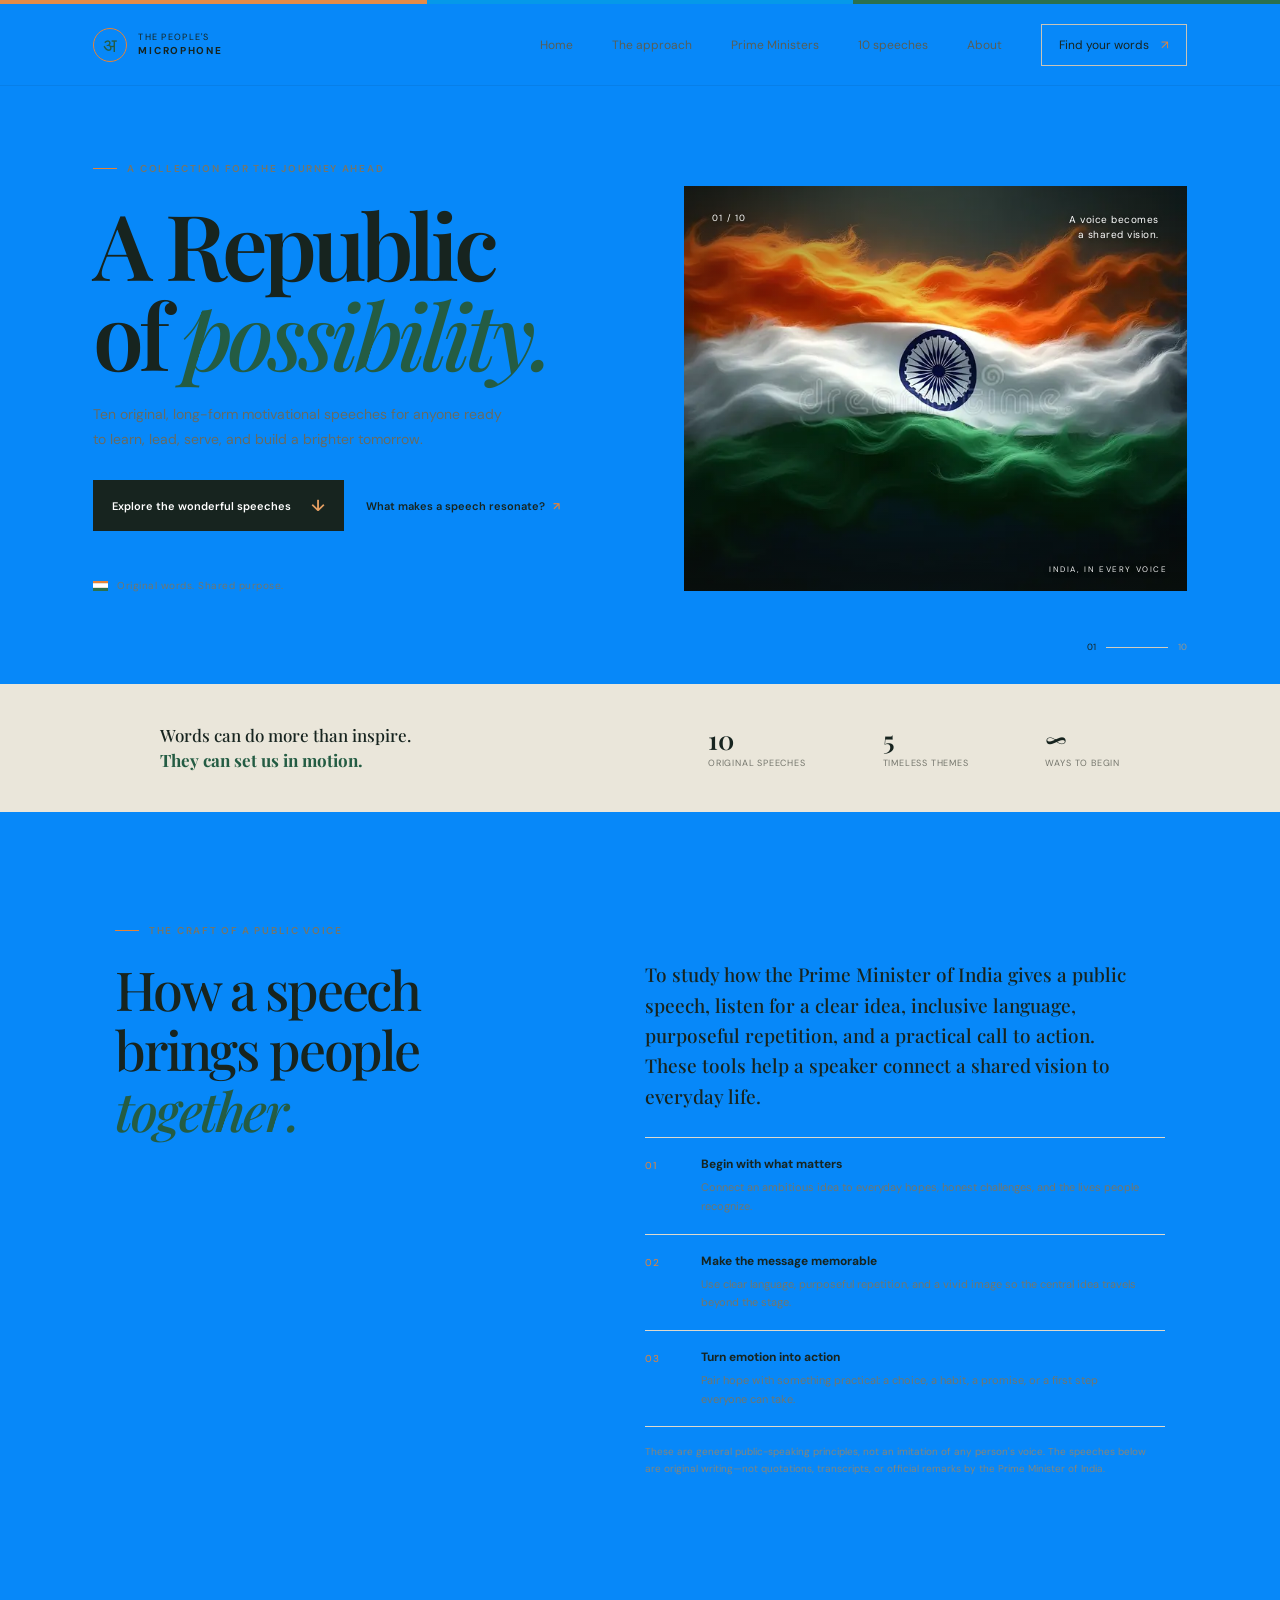
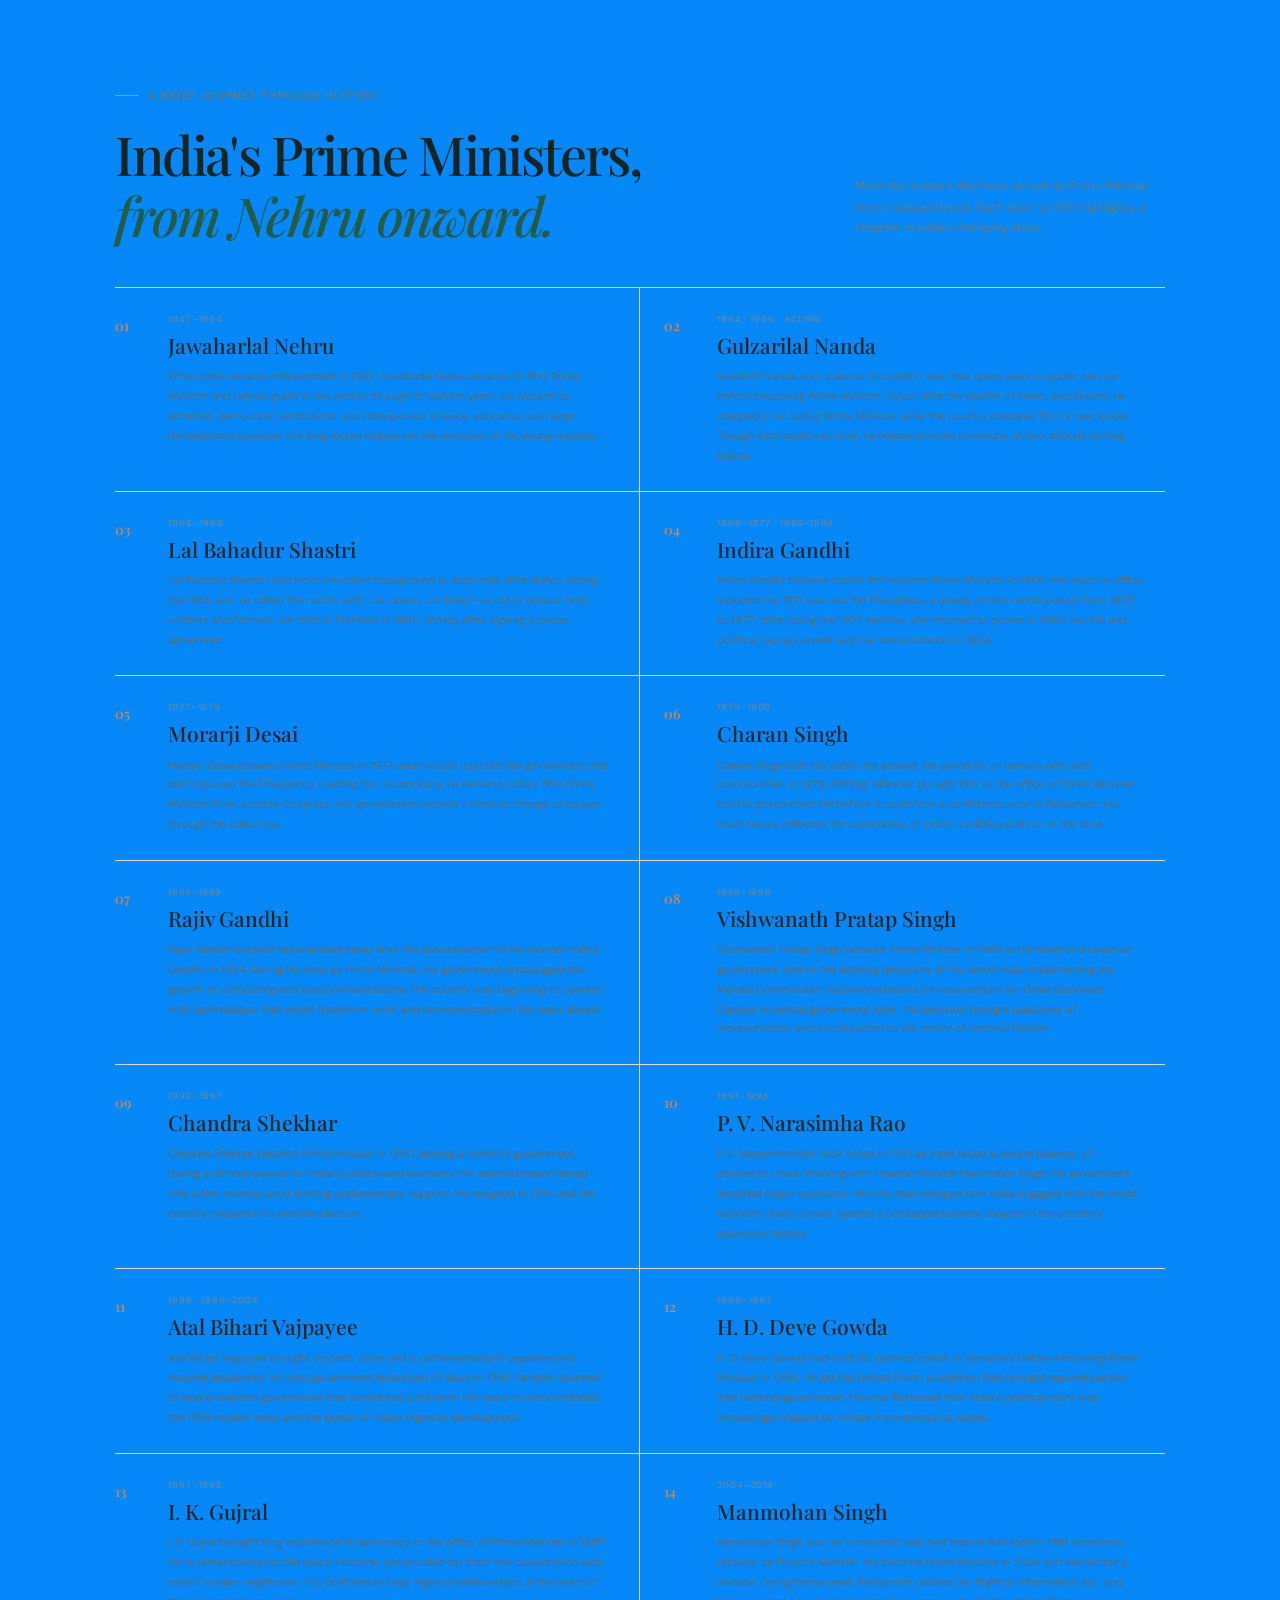
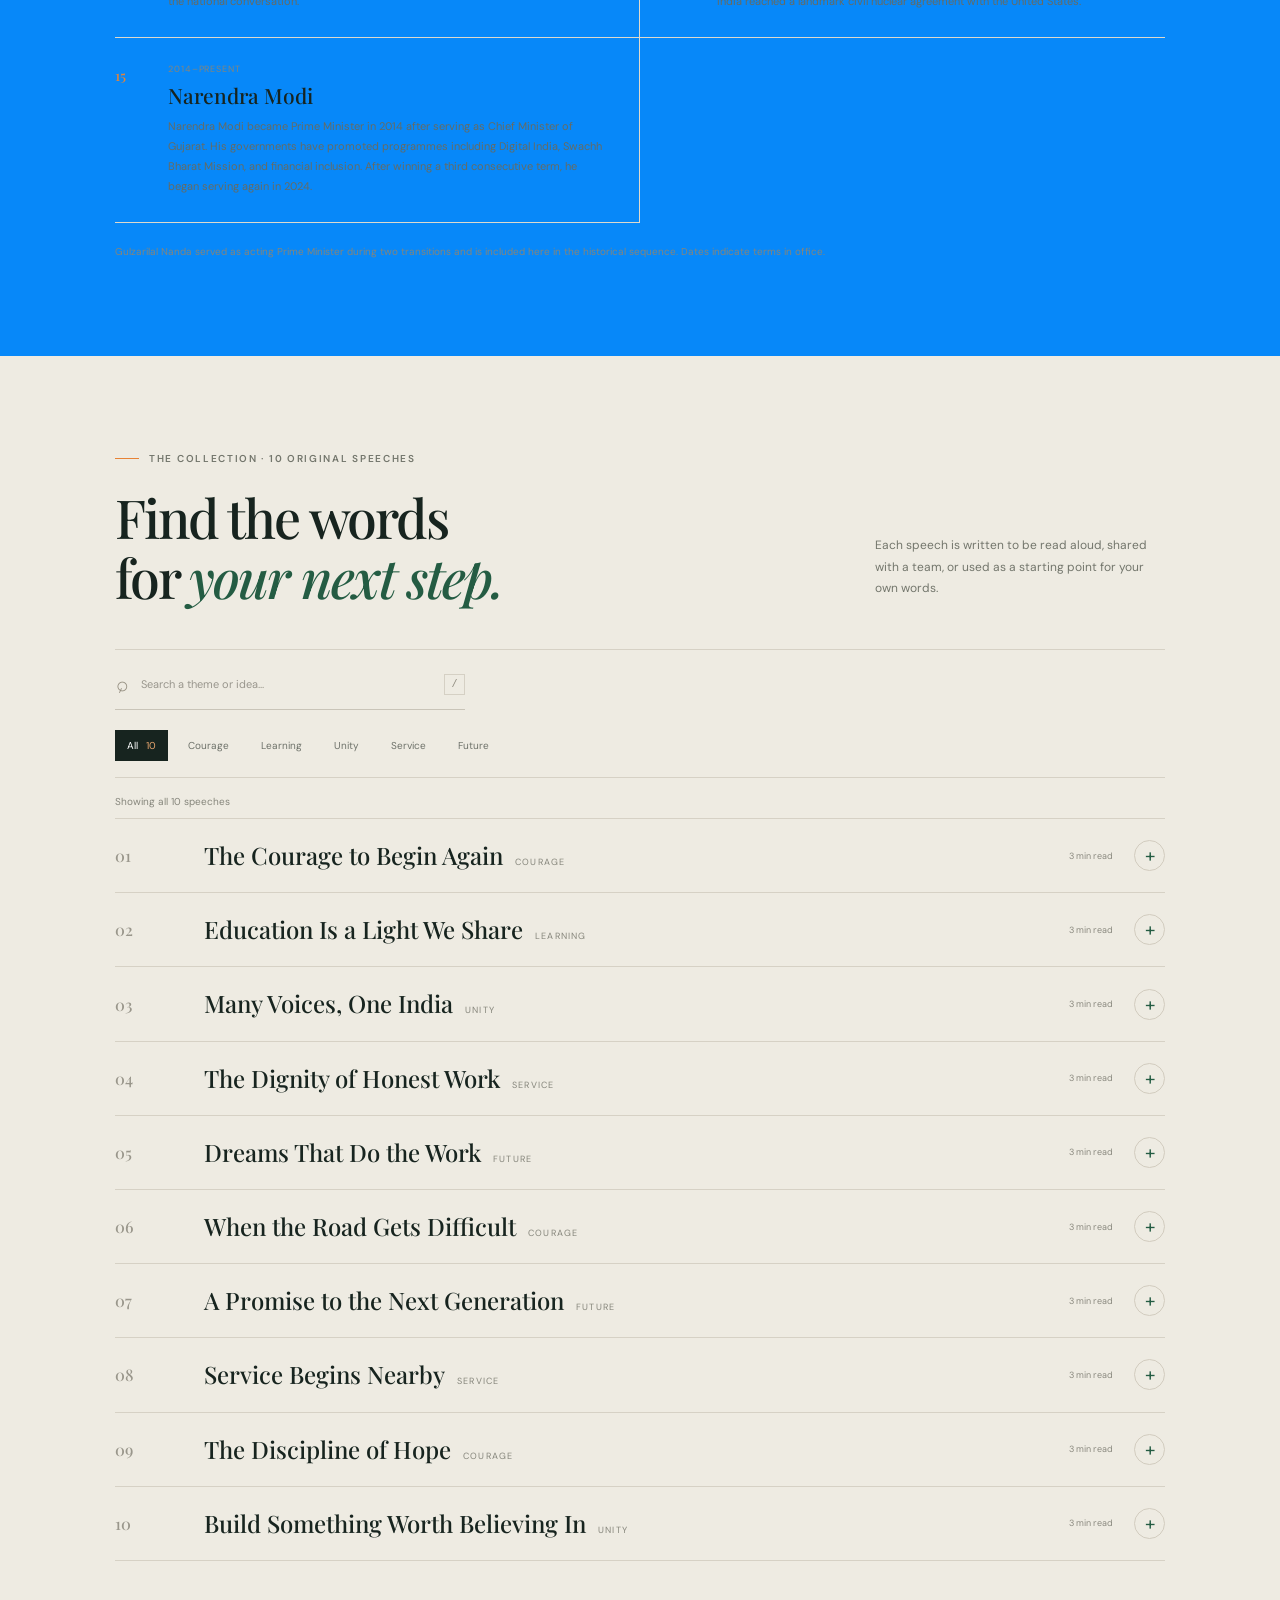
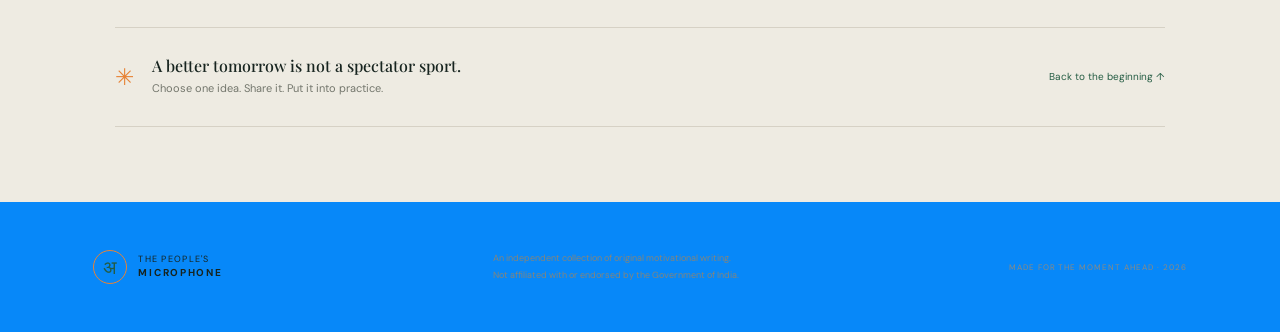
<file: index.html>
<!doctype html>
<html lang="en">
  <head>
    <meta charset="UTF-8" />
    <meta name="viewport" content="width=device-width, initial-scale=1.0" />
    <meta
      name="description"
      content="Ten original, long-form motivational speeches on courage, education, unity, service, and building a brighter India."
    />
    <meta name="theme-color" content="#f7f4ec" />
    <title>A Republic of Possibility — 10 Motivational Speeches</title>
    <link rel="preconnect" href="https://fonts.googleapis.com" />
    <link rel="preconnect" href="https://fonts.gstatic.com" crossorigin />
    <link
      href="https://fonts.googleapis.com/css2?family=DM+Sans:wght@400;500;600;700&family=Playfair+Display:wght@500;600;700;800&display=swap"
      rel="stylesheet"
    />
    <link rel="stylesheet" href="styles.css" />
    <script src="script.js" defer></script>
  </head>
  <body>
    <a class="skip-link" href="#speeches">Skip to the speeches</a>
    <div class="top-rule" aria-hidden="true"><span></span><span></span><span></span></div>

    <header class="site-header">
      <a class="wordmark" href="#" aria-label="A Republic of Possibility home">
        <span class="wordmark-icon" aria-hidden="true">अ</span>
        <span>THE PEOPLE'S<br /><strong>MICROPHONE</strong></span>
      </a>
      <nav class="main-nav" id="site-navigation" aria-label="Main navigation">
        <a href="#home">Home</a>
        <a href="#approach">The approach</a>
        <a href="#prime-ministers">Prime Ministers</a>
        <a href="#speeches">10 speeches</a>
        <a href="#about">About</a>
        <a class="nav-cta" href="#speeches">Find your words <span aria-hidden="true">↗</span></a>
      </nav>
      <button class="menu-toggle" type="button" aria-expanded="false" aria-controls="site-navigation" aria-label="Open menu">
        <span></span><span></span>
      </button>
    </header>

    <main>
      <section class="hero" id="home" aria-labelledby="hero-title">
        <div class="hero-copy">
          <p class="eyebrow"><span class="eyebrow-line"></span> A collection for the journey ahead</p>
          <h1 id="hero-title">A Republic<br />of <em>possibility.</em></h1>
          <p class="hero-intro">
            Ten original, long-form motivational speeches for anyone ready to learn, lead,
            serve, and build a brighter tomorrow.
          </p>
          <div class="hero-actions">
            <a class="button button-dark" href="#speeches">Explore the wonderful speeches <span aria-hidden="true">↓</span></a>
            <a class="text-link" href="#approach">What makes a speech resonate? <span aria-hidden="true">↗</span></a>
          </div>
          <div class="hero-footnote">
            <span class="mini-flag" aria-hidden="true"><i></i><i></i><i></i></span>
            Original words. Shared purpose.
          </div>
        </div>
        <div class="hero-art">
          <img class="hero-flag" src="india%20flag.webp" alt="The Indian national flag, with saffron, white, and green stripes and the navy Ashoka Chakra." />
          <div class="art-caption"><span>01 / 10</span><span>A voice becomes<br />a shared vision.</span></div>
          <span class="art-label">INDIA, IN EVERY VOICE</span>
        </div>
        <div class="hero-index"><span>01</span><span class="index-rule"></span><span>10</span></div>
      </section>

      <section class="intro-strip" aria-label="About this collection">
        <p>Words can do more than inspire.<br /><strong>They can set us in motion.</strong></p>
        <div class="strip-stat"><strong>10</strong><span>original speeches</span></div>
        <div class="strip-stat"><strong>5</strong><span>timeless themes</span></div>
        <div class="strip-stat"><strong>∞</strong><span>ways to begin</span></div>
      </section>

      <section class="approach section-wrap" id="approach">
        <div class="section-heading">
          <p class="eyebrow"><span class="eyebrow-line"></span> The craft of a public voice</p>
          <h2>How a speech<br />brings people <em>together.</em></h2>
        </div>
        <div class="approach-content">
          <p class="approach-lead">
            To study how the Prime Minister of India gives a public speech, listen for a clear
            idea, inclusive language, purposeful repetition, and a practical call to action.
            These tools help a speaker connect a shared vision to everyday life.
          </p>
          <div class="principles">
            <article class="principle">
              <span class="principle-number">01</span>
              <div><h3>Begin with what matters</h3><p>Connect an ambitious idea to everyday hopes, honest challenges, and the lives people recognize.</p></div>
            </article>
            <article class="principle">
              <span class="principle-number">02</span>
              <div><h3>Make the message memorable</h3><p>Use clear language, purposeful repetition, and a vivid image so the central idea travels beyond the stage.</p></div>
            </article>
            <article class="principle">
              <span class="principle-number">03</span>
              <div><h3>Turn emotion into action</h3><p>Pair hope with something practical: a choice, a habit, a promise, or a first step everyone can take.</p></div>
            </article>
          </div>
          <p class="editorial-note">These are general public-speaking principles, not an imitation of any person's voice. The speeches below are original writing—not quotations, transcripts, or official remarks by the Prime Minister of India.</p>
        </div>
      </section>

      <section class="leaders-section" id="prime-ministers">
        <div class="section-wrap">
          <div class="leaders-heading">
            <div class="section-heading">
              <p class="eyebrow"><span class="eyebrow-line"></span> A brief journey through history</p>
              <h2>India's Prime Ministers,<br /><em>from Nehru onward.</em></h2>
            </div>
            <p class="leaders-intro">Meet the leaders who have served as Prime Minister since independence. Each short profile highlights a chapter in India's changing story.</p>
          </div>
          <div class="leaders-grid">
            <article class="leader-card">
              <span class="leader-number">01</span><div class="leader-details">
                <p class="leader-years">1947–1964</p><h3>Jawaharlal Nehru</h3>
                <p>When India became independent in 1947, Jawaharlal Nehru became its first Prime Minister and helped guide a new nation through its earliest years. He worked to establish democratic institutions and championed science, education, and large development projects. His long tenure helped set the direction of the young republic.</p>
              </div>
            </article>
            <article class="leader-card">
              <span class="leader-number">02</span><div class="leader-details">
                <p class="leader-years">1964 · 1966 · Acting</p><h3>Gulzarilal Nanda</h3>
                <p>Gulzarilal Nanda was a labour economist who had spent years in public service before becoming Prime Minister. Twice, after the deaths of Nehru and Shastri, he stepped in as acting Prime Minister while the country prepared for its next leader. Though each spell was brief, he helped provide continuity at two difficult turning points.</p>
              </div>
            </article>
            <article class="leader-card">
              <span class="leader-number">03</span><div class="leader-details">
                <p class="leader-years">1964–1966</p><h3>Lal Bahadur Shastri</h3>
                <p>Lal Bahadur Shastri rose from a modest background to lead India after Nehru. During the 1965 war, he rallied the nation with “Jai Jawan, Jai Kisan”—a call to honour both soldiers and farmers. He died in Tashkent in 1966, shortly after signing a peace agreement.</p>
              </div>
            </article>
            <article class="leader-card">
              <span class="leader-number">04</span><div class="leader-details">
                <p class="leader-years">1966–1977 · 1980–1984</p><h3>Indira Gandhi</h3>
                <p>Indira Gandhi became India's first woman Prime Minister in 1966. Her years in office included the 1971 war and the Emergency, a deeply controversial period from 1975 to 1977; after losing the 1977 election, she returned to power in 1980. Her life and political journey ended with her assassination in 1984.</p>
              </div>
            </article>
            <article class="leader-card">
              <span class="leader-number">05</span><div class="leader-details">
                <p class="leader-years">1977–1979</p><h3>Morarji Desai</h3>
                <p>Morarji Desai became Prime Minister in 1977, after voters rejected the government that had imposed the Emergency. Leading the Janata Party, he became India's first Prime Minister from outside Congress. His government marked a historic change of power through the ballot box.</p>
              </div>
            </article>
            <article class="leader-card">
              <span class="leader-number">06</span><div class="leader-details">
                <p class="leader-years">1979–1980</p><h3>Charan Singh</h3>
                <p>Charan Singh built his public life around the concerns of farmers and rural communities. In 1979, shifting alliances brought him to the office of Prime Minister, but his government fell before it could face a confidence vote in Parliament. His short tenure reflected the uncertainty of India's coalition politics at the time.</p>
              </div>
            </article>
            <article class="leader-card">
              <span class="leader-number">07</span><div class="leader-details">
                <p class="leader-years">1984–1989</p><h3>Rajiv Gandhi</h3>
                <p>Rajiv Gandhi entered national leadership after the assassination of his mother, Indira Gandhi, in 1984. During his time as Prime Minister, his government encouraged the growth of computing and telecommunications. The country was beginning to connect with technologies that would transform work and communication in the years ahead.</p>
              </div>
            </article>
            <article class="leader-card">
              <span class="leader-number">08</span><div class="leader-details">
                <p class="leader-years">1989–1990</p><h3>Vishwanath Pratap Singh</h3>
                <p>Vishwanath Pratap Singh became Prime Minister in 1989 at the head of a coalition government. One of the defining decisions of his tenure was implementing the Mandal Commission recommendations on reservations for Other Backward Classes in central government jobs. The decision brought questions of representation and social justice to the centre of national debate.</p>
              </div>
            </article>
            <article class="leader-card">
              <span class="leader-number">09</span><div class="leader-details">
                <p class="leader-years">1990–1991</p><h3>Chandra Shekhar</h3>
                <p>Chandra Shekhar became Prime Minister in 1990, leading a minority government during a difficult period for India's politics and economy. His administration lasted only a few months amid shifting parliamentary support. He resigned in 1991, and the country prepared for another election.</p>
              </div>
            </article>
            <article class="leader-card">
              <span class="leader-number">10</span><div class="leader-details">
                <p class="leader-years">1991–1996</p><h3>P. V. Narasimha Rao</h3>
                <p>P. V. Narasimha Rao took office in 1991 as India faced a severe balance-of-payments crisis. Working with Finance Minister Manmohan Singh, his government launched major economic reforms that changed how India engaged with the world economy. Rao's tenure opened a consequential new chapter in the country's economic history.</p>
              </div>
            </article>
            <article class="leader-card">
              <span class="leader-number">11</span><div class="leader-details">
                <p class="leader-years">1996 · 1998–2004</p><h3>Atal Bihari Vajpayee</h3>
                <p>Atal Bihari Vajpayee brought a poet's voice and a parliamentarian's experience to national leadership. His first government lasted just 13 days in 1996; he later returned to lead a coalition government that completed a full term. His years in office included the 1998 nuclear tests and the launch of major highway development.</p>
              </div>
            </article>
            <article class="leader-card">
              <span class="leader-number">12</span><div class="leader-details">
                <p class="leader-years">1996–1997</p><h3>H. D. Deve Gowda</h3>
                <p>H. D. Deve Gowda had built his political career in Karnataka before becoming Prime Minister in 1996. He led the United Front, a coalition that brought regional parties into national government. His rise illustrated how India's political story was increasingly shaped by voices from across its states.</p>
              </div>
            </article>
            <article class="leader-card">
              <span class="leader-number">13</span><div class="leader-details">
                <p class="leader-years">1997–1998</p><h3>I. K. Gujral</h3>
                <p>I. K. Gujral brought long experience in diplomacy to the office of Prime Minister in 1997. He is remembered for the Gujral Doctrine, which called for trust and cooperation with India's smaller neighbours. His brief tenure kept regional relationships at the heart of the national conversation.</p>
              </div>
            </article>
            <article class="leader-card">
              <span class="leader-number">14</span><div class="leader-details">
                <p class="leader-years">2004–2014</p><h3>Manmohan Singh</h3>
                <p>Manmohan Singh was an economist who had helped lead India's 1991 economic reforms as Finance Minister. He became Prime Minister in 2004 and served for a decade. During those years, Parliament passed the Right to Information Act, and India reached a landmark civil nuclear agreement with the United States.</p>
              </div>
            </article>
            <article class="leader-card">
              <span class="leader-number">15</span><div class="leader-details">
                <p class="leader-years">2014–present</p><h3>Narendra Modi</h3>
                <p>Narendra Modi became Prime Minister in 2014 after serving as Chief Minister of Gujarat. His governments have promoted programmes including Digital India, Swachh Bharat Mission, and financial inclusion. After winning a third consecutive term, he began serving again in 2024.</p>
              </div>
            </article>
          </div>
          <p class="leaders-note">Gulzarilal Nanda served as acting Prime Minister during two transitions and is included here in the historical sequence. Dates indicate terms in office.</p>
        </div>
      </section>

      <section class="speeches-section" id="speeches">
        <div class="section-wrap">
          <div class="speeches-top">
            <div class="section-heading">
              <p class="eyebrow"><span class="eyebrow-line"></span> The collection · 10 original speeches</p>
              <h2>Find the words<br />for <em>your next step.</em></h2>
            </div>
            <p class="speeches-description">Each speech is written to be read aloud, shared with a team, or used as a starting point for your own words.</p>
          </div>

          <div class="speech-tools">
            <label class="search-box">
              <span class="sr-only">Search speeches</span>
              <span aria-hidden="true" class="search-icon">⌕</span>
              <input id="speech-search" type="search" placeholder="Search a theme or idea..." autocomplete="off" />
              <kbd>/</kbd>
            </label>
            <div class="filter-group" role="group" aria-label="Filter speeches by theme">
              <button class="filter-chip is-active" type="button" data-filter="all" aria-pressed="true">All <span>10</span></button>
              <button class="filter-chip" type="button" data-filter="courage" aria-pressed="false">Courage</button>
              <button class="filter-chip" type="button" data-filter="learning" aria-pressed="false">Learning</button>
              <button class="filter-chip" type="button" data-filter="unity" aria-pressed="false">Unity</button>
              <button class="filter-chip" type="button" data-filter="service" aria-pressed="false">Service</button>
              <button class="filter-chip" type="button" data-filter="future" aria-pressed="false">Future</button>
            </div>
          </div>
          <p class="results-count" id="results-count" aria-live="polite">Showing all 10 speeches</p>
          <div class="speech-list" id="speech-list"></div>
          <p class="empty-state" id="empty-state" hidden>No speeches match that search. Try another word or choose “All.”</p>
          <div class="closing-note">
            <span class="closing-mark" aria-hidden="true">✳</span>
            <p><strong>A better tomorrow is not a spectator sport.</strong><br />Choose one idea. Share it. Put it into practice.</p>
            <a href="#speeches" class="back-to-top">Back to the beginning ↑</a>
          </div>
        </div>
      </section>
    </main>

    <footer class="site-footer" id="about">
      <a class="wordmark footer-mark" href="#" aria-label="The People's Microphone home">
        <span class="wordmark-icon" aria-hidden="true">अ</span>
        <span>THE PEOPLE'S<br /><strong>MICROPHONE</strong></span>
      </a>
      <p>An independent collection of original motivational writing.<br />Not affiliated with or endorsed by the Government of India.</p>
      <span class="footer-year">MADE FOR THE MOMENT AHEAD · 2026</span>
    </footer>
  </body>
</html>
</file>
<file: styles.css>
:root {
  color-scheme: light;
  --paper: #0788f9;
  --paper-deep: #eee9dc;
  --ink: #17241f;
  --muted: #73766c;
  --orange: #e78336;
  --green: #245c43;
  --line: #ded9cc;
  --serif: "Playfair Display", Georgia, serif;
  --sans: "DM Sans", "Segoe UI", sans-serif;
}

* { box-sizing: border-box; }
html { scroll-behavior: smooth; scroll-padding-top: 85px; }
body { margin: 0; background: var(--paper); color: var(--ink); font-family: var(--sans); -webkit-font-smoothing: antialiased; }
button, input { font: inherit; }
a { color: inherit; text-decoration: none; }
::selection { background: #e9b27b; color: var(--ink); }
.sr-only { position: absolute; width: 1px; height: 1px; padding: 0; margin: -1px; overflow: hidden; clip: rect(0,0,0,0); white-space: nowrap; border: 0; }
.skip-link { position: fixed; top: 8px; left: 8px; z-index: 20; padding: 12px 16px; background: var(--ink); color: white; transform: translateY(-160%); }
.skip-link:focus { transform: translateY(0); }
.top-rule { display: flex; height: 4px; }
.top-rule span { flex: 1; }
.top-rule span:first-child { background: #e58b48; }
.top-rule span:nth-child(2) { background: #0599e9; }
.top-rule span:last-child { background: #2b704e; }

.site-header { height: 82px; padding: 0 7.3%; display: flex; justify-content: space-between; align-items: center; border-bottom: 1px solid rgba(23,36,31,.08); }
.wordmark { display: inline-flex; gap: 11px; align-items: center; font-size: 9px; line-height: 1.3; letter-spacing: .14em; }
.wordmark-icon { width: 34px; height: 34px; display: grid; place-items: center; border: 1px solid var(--orange); border-radius: 50%; color: var(--green); font-family: var(--serif); font-size: 19px; }
.wordmark strong { font-size: 10px; letter-spacing: .17em; }
.main-nav { display: flex; align-items: center; gap: 39px; color: #585e56; font-size: 12px; }
.main-nav a:not(.nav-cta):hover, .text-link:hover { color: var(--orange); }
.nav-cta { padding: 12px 17px; border: 1px solid #c8c4b8; color: var(--ink); transition: .2s ease; }
.nav-cta:hover { background: var(--ink); color: white; border-color: var(--ink); }
.nav-cta span { padding-left: 9px; color: var(--orange); }
.menu-toggle { display: none; }

.hero { position: relative; min-height: 560px; padding: 76px 7.3% 70px; display: grid; grid-template-columns: 1fr .93fr; align-items: center; gap: 50px; overflow: hidden; }
.hero-copy { position: relative; z-index: 1; max-width: 580px; padding-bottom: 22px; }
.eyebrow { display: flex; align-items: center; gap: 10px; margin: 0 0 24px; color: #73766c; font-size: 10px; font-weight: 600; letter-spacing: .17em; text-transform: uppercase; }
.eyebrow-line { display: inline-block; width: 24px; height: 1px; background: var(--orange); }
h1, h2, h3, p { margin-top: 0; }
.hero h1 { margin: 0; font: 600 clamp(56px, 7.1vw, 94px)/.99 var(--serif); letter-spacing: -.055em; }
h1 em, h2 em { color: var(--green); font-weight: 500; }
.hero-intro { max-width: 415px; margin: 23px 0 28px; color: #666b63; font-size: 14px; line-height: 1.8; }
.hero-actions { display: flex; flex-wrap: wrap; align-items: center; gap: 22px; }
.button { display: inline-flex; align-items: center; gap: 20px; padding: 15px 19px; font-size: 11px; font-weight: 600; transition: .2s ease; }
.button-dark { background: var(--ink); color: #fff; }
.button-dark:hover { background: var(--green); transform: translateY(-2px); }
.button-dark span { color: #e6a063; font-size: 16px; }
.text-link { font-size: 11px; font-weight: 600; transition: color .2s ease; }
.text-link span { margin-left: 5px; color: var(--orange); }
.hero-footnote { display: flex; align-items: center; gap: 9px; margin-top: 48px; color: var(--muted); font-size: 10px; letter-spacing: .05em; }
.mini-flag { display: flex; flex-direction: column; width: 15px; height: 10px; }
.mini-flag i { flex: 1; }
.mini-flag i:first-child { background: #e78336; }
.mini-flag i:nth-child(2) { background: #fff; border-top: 1px solid #e7e1d7; border-bottom: 1px solid #e7e1d7; }
.mini-flag i:last-child { background: #2b704e; }
.hero-art { position: relative; height: 405px; overflow: hidden; background: #eae5d8; }
.hero-art::after { position: absolute; inset: 0; background: linear-gradient(180deg, rgba(16, 29, 25, .48), transparent 34%, transparent 62%, rgba(16, 29, 25, .48)); content: ""; pointer-events: none; }
.hero-flag { display: block; width: 100%; height: 100%; object-fit: cover; }
.art-caption { position: absolute; z-index: 1; top: 26px; left: 28px; right: 28px; display: flex; justify-content: space-between; align-items: flex-start; color: #fff; text-shadow: 0 1px 5px rgba(0,0,0,.4); font-size: 9px; line-height: 1.5; letter-spacing: .14em; text-transform: uppercase; }
.art-caption span:last-child { text-align: right; letter-spacing: .05em; text-transform: none; font-size: 10px; }
.art-label { position: absolute; right: 19px; bottom: 17px; z-index: 1; color: rgba(255,255,255,.92); text-shadow: 0 1px 5px rgba(0,0,0,.55); font-size: 8px; letter-spacing: .2em; }
.hero-index { position: absolute; bottom: 31px; right: 7.3%; display: flex; align-items: center; gap: 10px; color: #99968b; font-size: 9px; }
.hero-index span:first-child { color: var(--ink); }
.index-rule { height: 1px; width: 62px; background: #d3ccbd; }

.intro-strip { min-height: 128px; display: flex; align-items: center; padding: 25px 12.5%; gap: clamp(24px, 6vw, 88px); background: #eae6da; }
.intro-strip > p { min-width: 250px; margin: 0 auto 0 0; font: 500 17px/1.5 var(--serif); }
.intro-strip > p strong { color: var(--green); }
.strip-stat { display: flex; flex-direction: column; gap: 4px; white-space: nowrap; }
.strip-stat strong { font: 600 26px/1 var(--serif); }
.strip-stat span { color: #74756c; font-size: 9px; letter-spacing: .09em; text-transform: uppercase; }

.section-wrap { width: min(1050px, 85.4%); margin: 0 auto; }
.approach { padding-top: 112px; padding-bottom: 112px; display: grid; grid-template-columns: .9fr 1.1fr; gap: 10%; }
.section-heading .eyebrow { margin-bottom: 22px; }
.section-heading h2 { margin: 0; font: 500 clamp(39px, 4.2vw, 55px)/1.12 var(--serif); letter-spacing: -.04em; }
.approach-content { padding-top: 35px; }
.approach-lead { max-width: 500px; margin-bottom: 26px; font: 500 19px/1.6 var(--serif); }
.approach-lead em { color: var(--green); }
.principles { border-top: 1px solid var(--line); }
.principle { display: grid; grid-template-columns: 46px 1fr; gap: 10px; padding: 18px 0; border-bottom: 1px solid var(--line); }
.principle-number { padding-top: 3px; color: var(--orange); font-size: 10px; letter-spacing: .1em; }
.principle h3 { margin-bottom: 6px; font-size: 12px; font-weight: 700; }
.principle p { max-width: 440px; margin: 0; color: #73766c; font-size: 11px; line-height: 1.7; }
.editorial-note { margin: 16px 0 0; color: #85857b; font-size: 10px; line-height: 1.7; }

.speeches-section { padding: 96px 0 75px; background: #eeebe2; }
.speeches-top { display: flex; justify-content: space-between; align-items: end; gap: 45px; }
.speeches-description { max-width: 290px; margin: 0 0 7px; color: #73766c; font-size: 12px; line-height: 1.8; }
.speech-tools { display: flex; flex-direction: column; gap: 20px; margin-top: 42px; padding: 20px 0 16px; border-top: 1px solid #d6d1c5; border-bottom: 1px solid #d6d1c5; }
.search-box { max-width: 350px; display: flex; align-items: center; gap: 11px; padding: 0 0 11px; border-bottom: 1px solid #c9c4b8; }
.search-icon { color: #938d7f; font-size: 21px; transform: rotate(-20deg); }
.search-box input { flex: 1; min-width: 0; border: 0; outline: 0; background: transparent; color: var(--ink); font-size: 11px; }
.search-box input::placeholder { color: #99968d; }
.search-box:focus-within { border-color: var(--green); }
.search-box kbd { display: grid; width: 21px; height: 21px; place-items: center; border: 1px solid #d5d0c4; color: #8d887d; font-size: 10px; }
.filter-group { display: flex; flex-wrap: wrap; gap: 8px; }
.filter-chip { padding: 8px 11px; border: 1px solid transparent; border-radius: 0; background: transparent; color: #6d7169; cursor: pointer; font-size: 10px; transition: .15s ease; }
.filter-chip:hover { border-color: #c8c3b6; }
.filter-chip.is-active { background: var(--ink); color: white; }
.filter-chip span { margin-left: 5px; color: #e5a56e; }
.results-count { margin: 17px 0 10px; color: #85857b; font-size: 10px; }
.speech-card { border-top: 1px solid #d6d1c5; }
.speech-card:last-child { border-bottom: 1px solid #d6d1c5; }
.speech-card[hidden] { display: none; }
.speech-summary { display: grid; grid-template-columns: 70px 1fr auto; align-items: center; gap: 19px; padding: 21px 0; cursor: pointer; list-style: none; }
.speech-summary::-webkit-details-marker { display: none; }
.speech-number { color: #99968b; font: 500 16px var(--serif); }
.speech-title-wrap { display: flex; align-items: baseline; flex-wrap: wrap; gap: 12px; }
.speech-title { margin: 0; font: 500 clamp(18px, 2.2vw, 24px)/1.3 var(--serif); }
.speech-theme { color: #85857b; font-size: 9px; letter-spacing: .13em; text-transform: uppercase; }
.speech-meta { display: flex; align-items: center; gap: 21px; }
.speech-time { color: #8a897f; font-size: 9px; white-space: nowrap; }
.speech-toggle { width: 31px; height: 31px; display: grid; place-items: center; border: 1px solid #d2ccbf; border-radius: 50%; color: var(--green); font-size: 19px; line-height: 1; transition: .2s ease; }
.speech-card[open] .speech-toggle { transform: rotate(45deg); background: var(--green); border-color: var(--green); color: white; }
.speech-summary:hover .speech-title { color: var(--green); }
.speech-body { padding: 0 55px 28px 89px; animation: reveal .25s ease; }
@keyframes reveal { from { opacity: 0; transform: translateY(-5px); } to { opacity: 1; transform: translateY(0); } }
.speech-body p { max-width: 720px; margin: 0 0 15px; color: #555d55; font-size: 13px; line-height: 1.9; }
.speech-body p:first-child::first-letter { color: var(--green); font: 600 32px var(--serif); float: left; padding-right: 5px; line-height: 1; }
.speech-footer { display: flex; justify-content: space-between; align-items: center; max-width: 720px; padding-top: 10px; }
.speech-word-count { color: #928f84; font-size: 9px; }
.copy-button { padding: 8px 11px; border: 1px solid #c9c4b8; background: transparent; color: var(--ink); cursor: pointer; font-size: 10px; transition: .15s ease; }
.copy-button:hover { background: var(--ink); color: white; border-color: var(--ink); }
.empty-state { padding: 45px 0; color: #74766d; font-size: 13px; text-align: center; }
.closing-note { display: flex; align-items: center; gap: 18px; margin-top: 66px; padding: 27px 0; border-top: 1px solid #d6d1c5; border-bottom: 1px solid #d6d1c5; }
.closing-mark { color: var(--orange); font-size: 23px; }
.closing-note p { flex: 1; margin: 0; color: #73766c; font-size: 11px; line-height: 1.8; }
.closing-note p strong { color: var(--ink); font: 500 16px var(--serif); }
.back-to-top { color: var(--green); font-size: 10px; white-space: nowrap; }
.back-to-top:hover { text-decoration: underline; }

.site-footer { min-height: 130px; display: flex; align-items: center; justify-content: space-between; gap: 25px; padding: 30px 7.3%; }
.site-footer > p { margin: 0; color: #85857b; font-size: 9px; line-height: 1.8; }
.footer-year { color: #8d8a80; font-size: 8px; letter-spacing: .12em; }

@media (min-width: 1400px) {
  .hero { padding-left: max(7.3%, calc((100% - 1220px)/2)); padding-right: max(7.3%, calc((100% - 1220px)/2)); }
}
@media (max-width: 850px) {
  .site-header { padding: 0 5%; }
  .menu-toggle { display: grid; gap: 5px; border: 0; background: transparent; padding: 10px 0 10px 10px; cursor: pointer; }
  .menu-toggle span { display: block; width: 22px; height: 1px; background: var(--ink); }
  .main-nav { display: none; position: absolute; z-index: 10; top: 86px; left: 0; right: 0; padding: 18px 6% 23px; background: var(--paper); border-bottom: 1px solid var(--line); }
  .main-nav.is-open { display: flex; flex-direction: column; align-items: flex-start; gap: 20px; }
  .hero { padding: 64px 5% 70px; gap: 24px; min-height: 500px; }
  .hero-art { height: 345px; }
  .intro-strip { padding: 24px 7%; gap: 28px; }
  .section-wrap { width: 88%; }
  .approach { gap: 7%; }
  .hero-index { right: 5%; }
}
@media (max-width: 640px) {
  html { scroll-padding-top: 70px; }
  .site-header { height: 70px; padding: 0 6%; }
  .main-nav { display: none; position: absolute; z-index: 10; top: 74px; left: 0; right: 0; padding: 18px 6% 23px; background: var(--paper); border-bottom: 1px solid var(--line); }
  .main-nav.is-open { display: flex; flex-direction: column; align-items: flex-start; gap: 20px; }
  .hero { display: flex; flex-direction: column; align-items: stretch; gap: 38px; padding: 57px 6% 62px; }
  .hero-copy { padding: 0; }
  .hero h1 { font-size: clamp(60px, 17vw, 83px); }
  .hero-intro { font-size: 13px; }
  .hero-footnote { margin-top: 31px; }
  .hero-art { height: 300px; }
  .hero-index { bottom: 24px; right: 6%; }
  .intro-strip { min-height: auto; display: grid; grid-template-columns: 1fr 1fr; gap: 24px 18px; padding: 26px 8%; }
  .intro-strip > p { min-width: 0; grid-column: 1/-1; margin: 0; }
  .strip-stat strong { font-size: 23px; }
  .section-wrap { width: 88%; }
  .approach { display: block; padding-top: 75px; padding-bottom: 75px; }
  .section-heading h2 { font-size: 43px; }
  .approach-content { padding-top: 28px; }
  .approach-lead { font-size: 17px; }
  .speeches-section { padding: 72px 0 52px; }
  .speeches-top { display: block; }
  .speeches-description { margin-top: 21px; }
  .speech-tools { margin-top: 30px; }
  .speech-summary { grid-template-columns: 39px 1fr auto; gap: 10px; padding: 18px 0; }
  .speech-number { font-size: 13px; }
  .speech-title-wrap { display: block; }
  .speech-title { font-size: 18px; }
  .speech-theme { display: inline-block; margin-top: 6px; font-size: 8px; }
  .speech-meta { gap: 9px; }
  .speech-time { display: none; }
  .speech-toggle { width: 28px; height: 28px; }
  .speech-body { padding: 0 0 24px 49px; }
  .speech-body p { font-size: 12px; }
  .closing-note { flex-wrap: wrap; gap: 12px; margin-top: 45px; }
  .closing-note p { flex-basis: calc(100% - 40px); }
  .back-to-top { margin-left: 35px; }
  .site-footer { flex-wrap: wrap; padding: 27px 6%; }
  .site-footer > p { order: 1; flex-basis: 100%; }
  .footer-year { font-size: 7px; }
}
@media (prefers-reduced-motion: reduce) {
  *, *::before, *::after { scroll-behavior: auto !important; animation-duration: .01ms !important; animation-iteration-count: 1 !important; transition-duration: .01ms !important; }
}

.leaders-section { padding: 100px 0 96px; background: var(--paper); }
.leaders-heading { display: flex; justify-content: space-between; align-items: end; gap: 48px; margin-bottom: 42px; }
.leaders-intro { max-width: 310px; margin: 0 0 5px; color: #73766c; font-size: 12px; line-height: 1.8; }
.leaders-grid { display: grid; grid-template-columns: repeat(2, minmax(0, 1fr)); border-top: 1px solid var(--line); }
.leader-card { display: grid; grid-template-columns: 39px 1fr; gap: 14px; padding: 25px 22px 25px 0; border-bottom: 1px solid var(--line); }
.leader-card:nth-child(odd) { border-right: 1px solid var(--line); }
.leader-card:nth-child(even) { padding-left: 24px; }
.leader-number { padding-top: 3px; color: var(--orange); font: 500 14px var(--serif); }
.leader-years { margin-bottom: 7px; color: #85857b; font-size: 9px; letter-spacing: .1em; text-transform: uppercase; }
.leader-details h3 { margin-bottom: 9px; font: 500 21px/1.25 var(--serif); }
.leader-details > p:last-child { max-width: 440px; margin: 0; color: #666b63; font-size: 11px; line-height: 1.8; }
.leaders-note { margin: 20px 0 0; color: #85857b; font-size: 10px; line-height: 1.7; }

@media (max-width: 640px) {
  .leaders-section { padding: 72px 0; }
  .leaders-heading { display: block; margin-bottom: 28px; }
  .leaders-intro { margin-top: 19px; }
  .leaders-grid { grid-template-columns: 1fr; }
  .leader-card, .leader-card:nth-child(even) { grid-template-columns: 34px 1fr; gap: 10px; padding: 21px 0; border-right: 0; }
  .leader-details h3 { font-size: 19px; }
}
</file>
